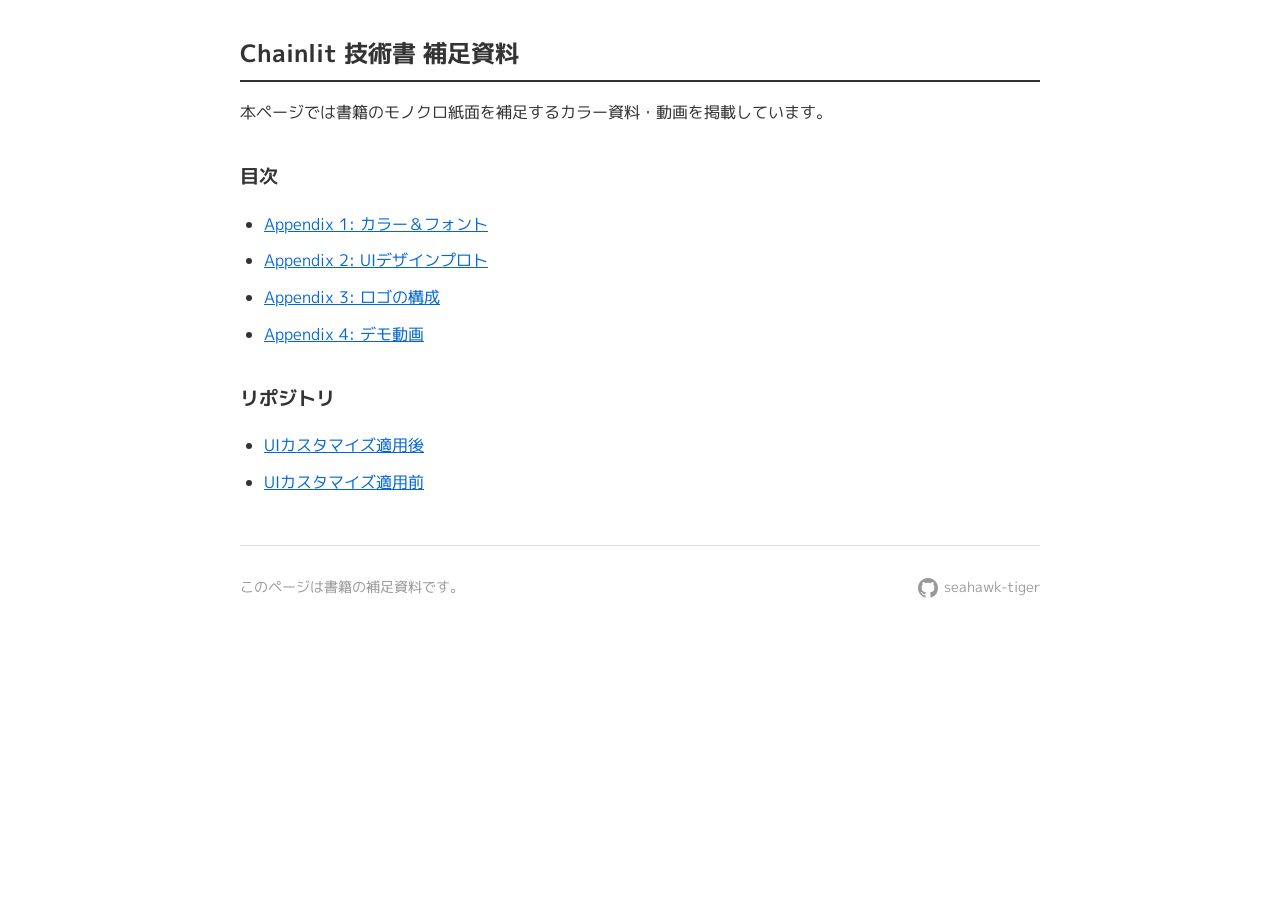
<file: index.html>
<!DOCTYPE html>
<html lang="ja">
<head>
  <meta charset="UTF-8">
  <meta name="viewport" content="width=device-width, initial-scale=1.0">
  <meta name="robots" content="noindex, nofollow">
  <title>Chainlit 技術書 補足資料</title>
  <link rel="stylesheet" href="style.css">
</head>
<body>
  <h1>Chainlit 技術書 補足資料</h1>
  <p>本ページでは書籍のモノクロ紙面を補足するカラー資料・動画を掲載しています。</p>

  <h2>目次</h2>
  <ul>
    <li><a href="pages/appendix1-color-and-font.html">Appendix 1: カラー＆フォント</a></li>
    <li><a href="pages/appendix2-ui-design-proto.html">Appendix 2: UIデザインプロト</a></li>
    <li><a href="pages/appendix3-logo-structure.html">Appendix 3: ロゴの構成</a></li>
    <li><a href="pages/appendix4-demo-movie.html">Appendix 4: デモ動画</a></li>
  </ul>

  <h2>リポジトリ</h2>
  <ul>
    <li><a href="https://github.com/seahawk-tiger/chainlit-ui-playground" target="_blank" rel="noopener">UIカスタマイズ適用後</a></li>
    <li><a href="https://github.com/seahawk-tiger/chainlit-ui-playground/tree/base" target="_blank" rel="noopener">UIカスタマイズ適用前</a></li>
  </ul>

  <footer>
    <p>このページは書籍の補足資料です。</p>
    <a href="https://github.com/seahawk-tiger" target="_blank" rel="noopener" class="github-icon" aria-label="著者GitHub">
      <svg width="20" height="20" viewBox="0 0 16 16" fill="currentColor" aria-hidden="true">
        <path d="M8 0C3.58 0 0 3.58 0 8c0 3.54 2.29 6.53 5.47 7.59.4.07.55-.17.55-.38 0-.19-.01-.82-.01-1.49-2.01.37-2.53-.49-2.69-.94-.09-.23-.48-.94-.82-1.13-.28-.15-.68-.52-.01-.53.63-.01 1.08.58 1.23.82.72 1.21 1.87.87 2.33.66.07-.52.28-.87.51-1.07-1.78-.2-3.64-.89-3.64-3.95 0-.87.31-1.59.82-2.15-.08-.2-.36-1.02.08-2.12 0 0 .67-.21 2.2.82.64-.18 1.32-.27 2-.27s1.36.09 2 .27c1.53-1.04 2.2-.82 2.2-.82.44 1.1.16 1.92.08 2.12.51.56.82 1.27.82 2.15 0 3.07-1.87 3.75-3.65 3.95.29.25.54.73.54 1.48 0 1.07-.01 1.93-.01 2.2 0 .21.15.46.55.38A8.013 8.013 0 0016 8c0-4.42-3.58-8-8-8z"/>
      </svg>
      seahawk-tiger
    </a>
  </footer>
</body>
</html>
</file>
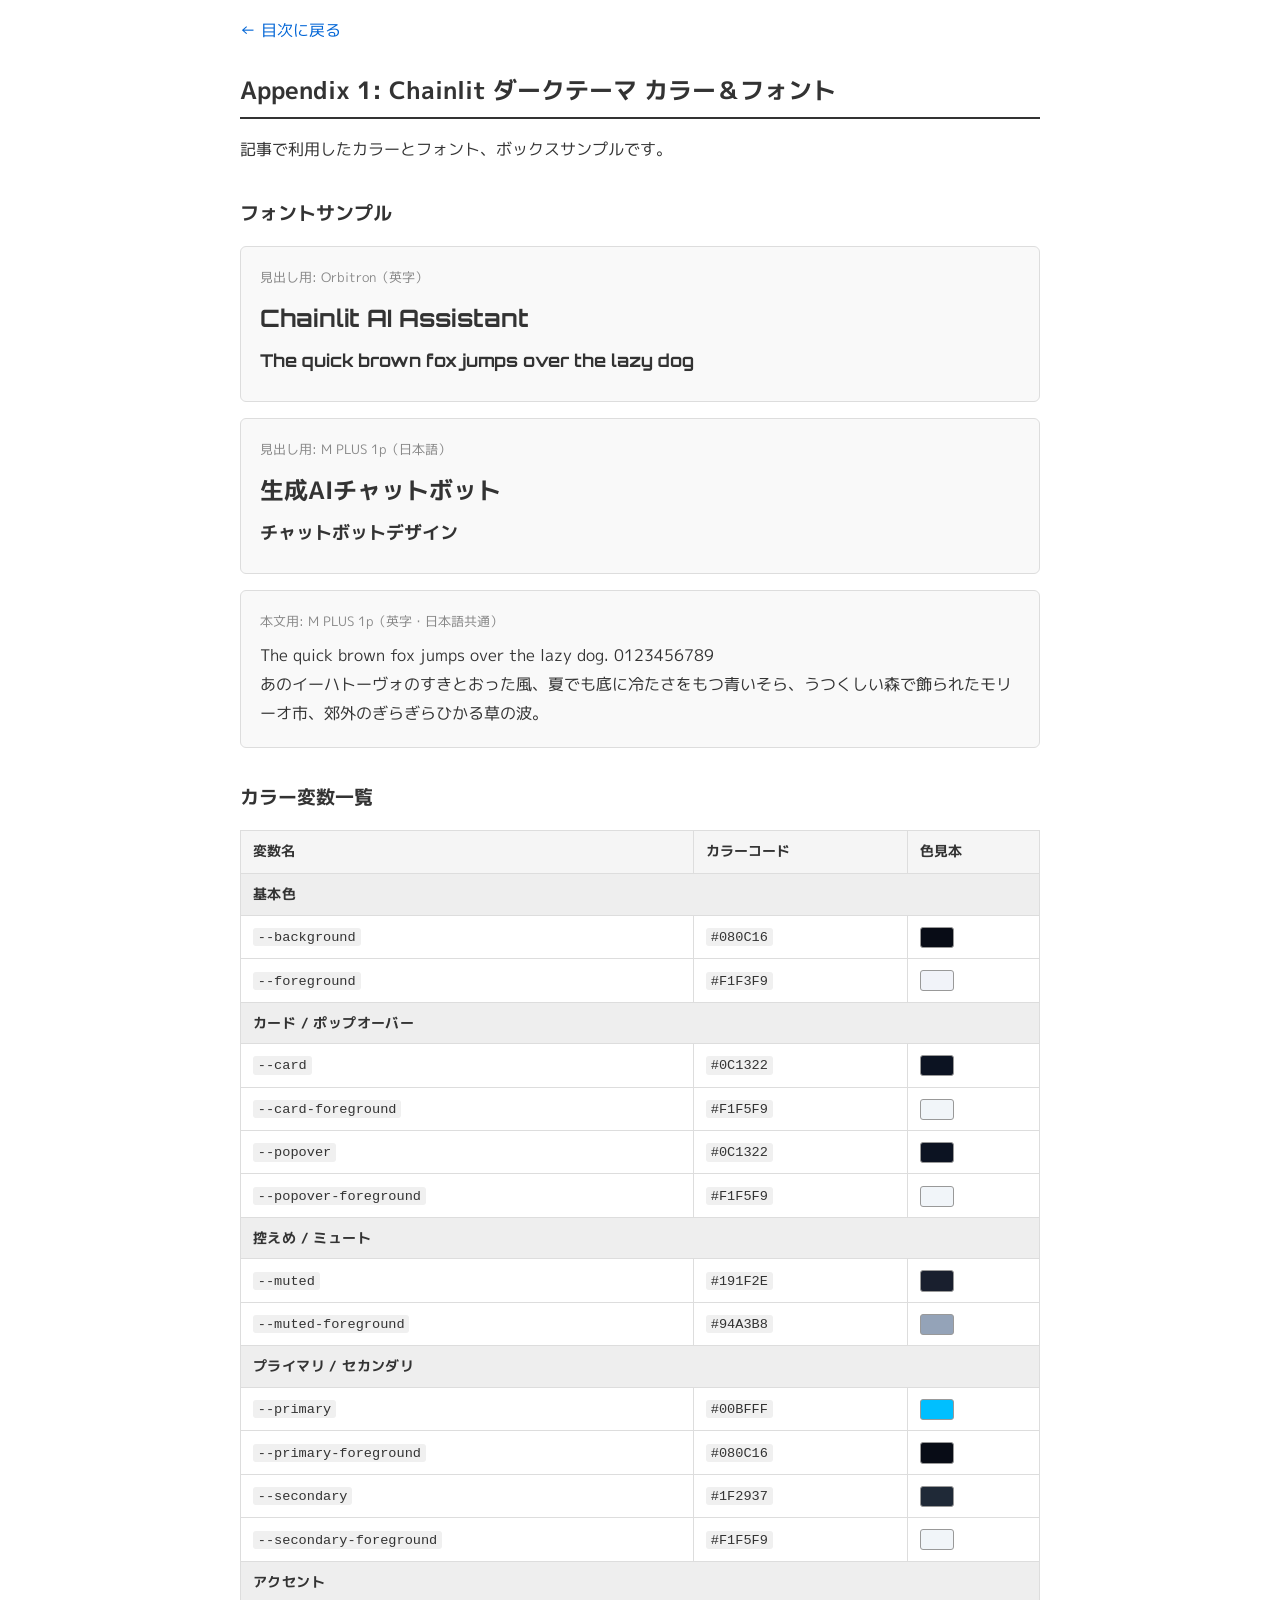
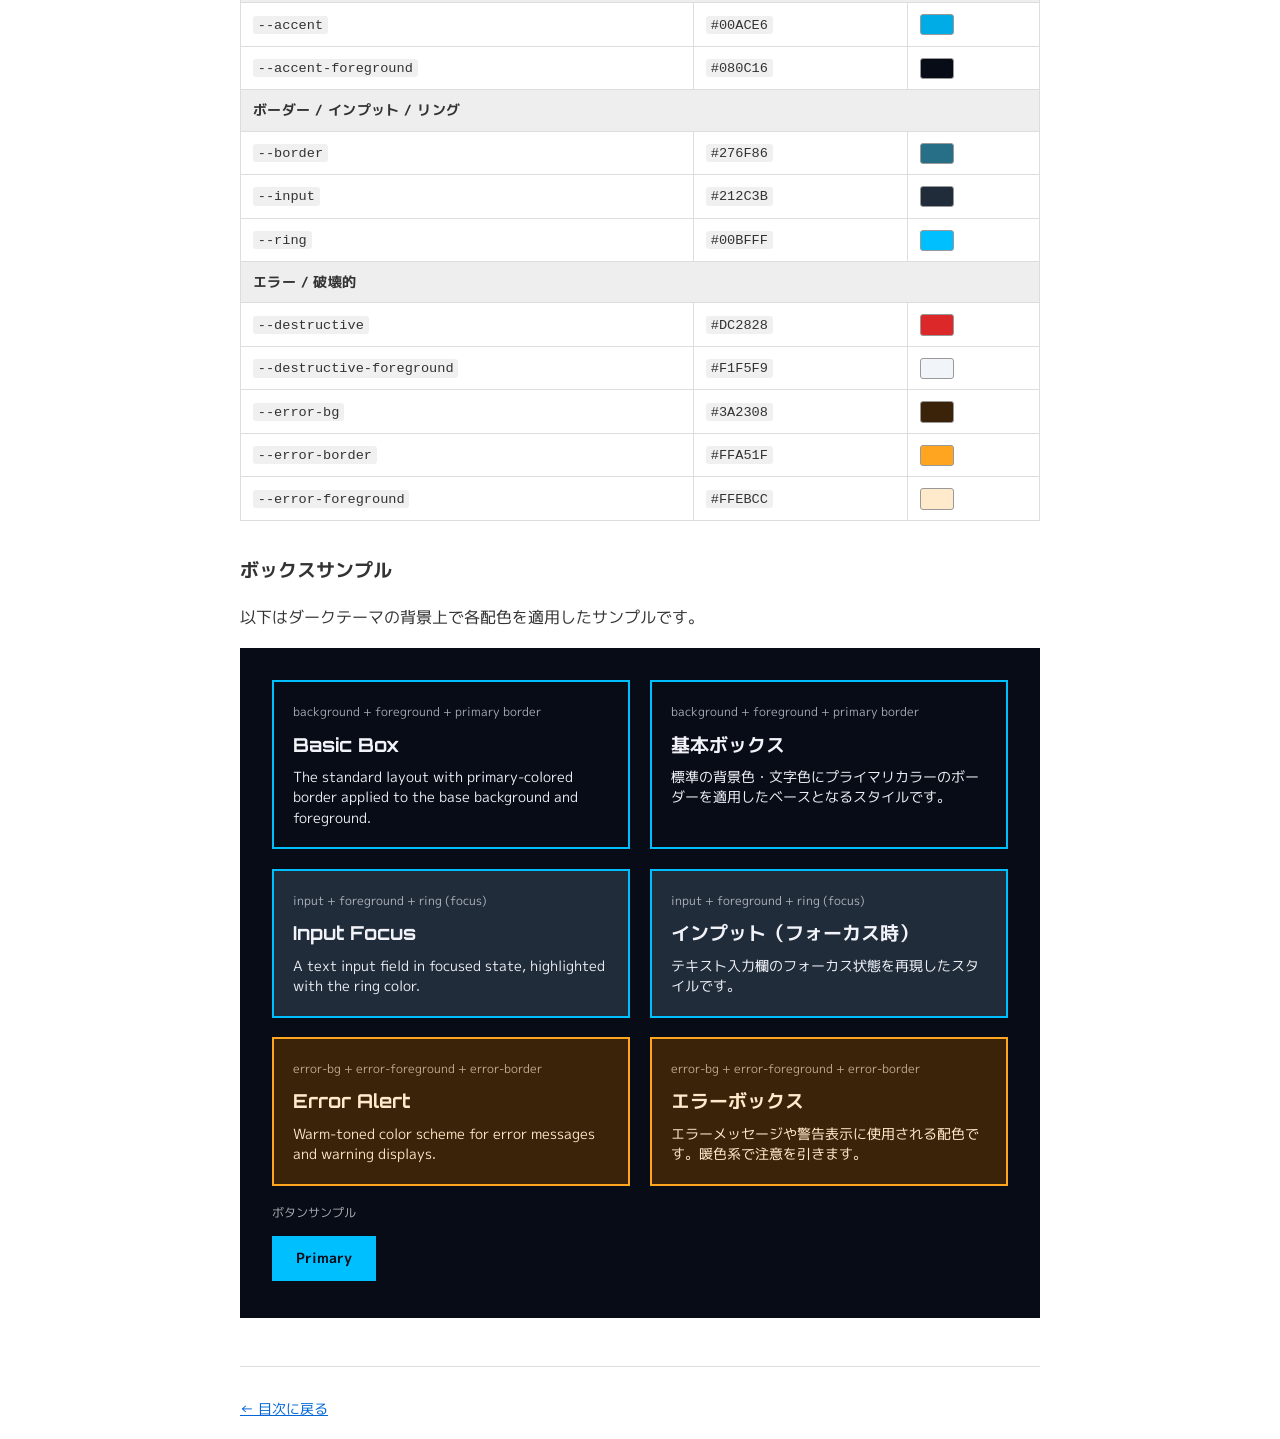
<file: pages/appendix1-color-and-font.html>
<!DOCTYPE html>
<html lang="ja">
<head>
  <meta charset="UTF-8">
  <meta name="viewport" content="width=device-width, initial-scale=1.0">
  <meta name="robots" content="noindex, nofollow">
  <title>Appendix 1: カラー＆フォント - Chainlit Techbook 補足資料</title>
  <link rel="stylesheet" href="../style.css">
  <link rel="stylesheet" href="https://fonts.googleapis.com/css2?family=Orbitron:wght@400;700&display=swap">
  <style>
    /* ダークテーマ CSS変数定義 */
    .dark-preview {
      --background: 222 47% 6%;
      --foreground: 222 40% 96%;
      --card: 222 47% 9%;
      --card-foreground: 210 40% 96%;
      --popover: 222 47% 9%;
      --popover-foreground: 210 40% 96%;
      --muted: 222 30% 14%;
      --muted-foreground: 215 20% 65%;
      --primary: 195 100% 50%;
      --primary-foreground: 222 47% 6%;
      --secondary: 215 28% 17%;
      --secondary-foreground: 210 40% 96%;
      --accent: 195 100% 45%;
      --accent-foreground: 222 47% 6%;
      --border: 195 55% 34%;
      --input: 215 28% 18%;
      --ring: 195 100% 50%;
      --destructive: 0 72% 51%;
      --destructive-foreground: 210 40% 96%;
      --error-bg: 32 76% 13%;
      --error-border: 36 100% 56%;
      --error-foreground: 36 100% 90%;
      --radius: 0;
    }

    /* 一覧表スタイル */
    .color-table {
      width: 100%;
      border-collapse: collapse;
      font-size: 0.9rem;
      margin: 1rem 0 2rem;
    }
    .color-table th,
    .color-table td {
      border: 1px solid #ddd;
      padding: 0.5rem 0.75rem;
      text-align: left;
    }
    .color-table th {
      background: #f5f5f5;
      font-weight: 700;
    }
    .color-table .category-row td {
      background: #eee;
      font-weight: 700;
      font-size: 0.85rem;
      letter-spacing: 0.03em;
    }
    .swatch {
      display: inline-block;
      width: 2rem;
      height: 1.2rem;
      border: 1px solid #999;
      border-radius: 3px;
      vertical-align: middle;
    }
    .color-table code {
      font-size: 0.85rem;
      background: #f0f0f0;
      padding: 0.1rem 0.3rem;
      border-radius: 3px;
    }

    /* フォントサンプルセクション */
    .font-sample-section {
      margin: 1rem 0 2rem;
    }
    .font-sample {
      background: #f9f9f9;
      border: 1px solid #ddd;
      border-radius: 6px;
      padding: 1.2rem;
      margin-bottom: 1rem;
    }
    .font-sample .font-name {
      font-size: 0.8rem;
      color: #888;
      margin-bottom: 0.5rem;
    }
    .font-sample .sample-heading {
      font-size: 1.5rem;
      font-weight: 700;
      margin-bottom: 0.3rem;
    }
    .font-sample .sample-body {
      font-size: 1rem;
      line-height: 1.8;
    }
    .font-orbitron {
      font-family: "Orbitron", sans-serif;
    }
    .font-mplus {
      font-family: "M PLUS 1p", sans-serif;
    }

    /* ダークプレビューセクション */
    .dark-preview {
      background: hsl(222 47% 6%);
      color: hsl(222 40% 96%);
      padding: 2rem;
      margin: 1rem 0 2rem;
    }
    .dark-preview h3 {
      color: hsl(222 40% 96%);
      margin-top: 0;
      margin-bottom: 1rem;
      font-size: 1.1rem;
    }
    .sample-grid {
      display: grid;
      grid-template-columns: repeat(auto-fill, minmax(280px, 1fr));
      gap: 1.2rem;
    }
    .sample-box {
      padding: 1.2rem;
      border-radius: var(--radius);
      border: 2px solid transparent;
    }
    .sample-box .label {
      font-size: 0.75rem;
      opacity: 0.7;
      margin-bottom: 0.3rem;
    }
    .sample-box .title {
      font-size: 1.2rem;
      font-weight: 700;
      margin-bottom: 0.3rem;
    }
    .sample-box .desc {
      font-size: 0.85rem;
      line-height: 1.5;
    }
    .sample-btn {
      display: inline-block;
      padding: 0.6rem 1.5rem;
      border-radius: var(--radius);
      font-weight: 700;
      font-size: 0.9rem;
      border: none;
      cursor: pointer;
      margin: 0.3rem 0.5rem 0.3rem 0;
    }
    .btn-row {
      display: flex;
      flex-wrap: wrap;
      align-items: center;
      gap: 0.5rem;
      margin-top: 1rem;
    }
    .btn-label {
      font-size: 0.75rem;
      opacity: 0.7;
      width: 100%;
    }
  </style>
</head>
<body>
  <nav><a href="../index.html">&larr; 目次に戻る</a></nav>

  <h1>Appendix 1: Chainlit ダークテーマ カラー＆フォント</h1>
  <p>記事で利用したカラーとフォント、ボックスサンプルです。</p>

  <!-- ============================================ -->
  <!-- フォントサンプル                              -->
  <!-- ============================================ -->
  <h2>フォントサンプル</h2>

  <div class="font-sample-section">
    <div class="font-sample">
      <div class="font-name">見出し用: Orbitron（英字）</div>
      <div class="sample-heading font-orbitron">Chainlit AI Assistant</div>
      <div class="sample-heading font-orbitron" style="font-size:1.1rem;">The quick brown fox jumps over the lazy dog</div>
    </div>

    <div class="font-sample">
      <div class="font-name">見出し用: M PLUS 1p（日本語）</div>
      <div class="sample-heading font-mplus">生成AIチャットボット</div>
      <div class="sample-heading font-mplus" style="font-size:1.1rem;">チャットボットデザイン</div>
    </div>

    <div class="font-sample">
      <div class="font-name">本文用: M PLUS 1p（英字・日本語共通）</div>
      <div class="sample-body font-mplus">
        The quick brown fox jumps over the lazy dog. 0123456789<br>
        あのイーハトーヴォのすきとおった風、夏でも底に冷たさをもつ青いそら、うつくしい森で飾られたモリーオ市、郊外のぎらぎらひかる草の波。
      </div>
    </div>
  </div>

  <!-- ============================================ -->
  <!-- カラー変数一覧表                              -->
  <!-- ============================================ -->
  <h2>カラー変数一覧</h2>
  <table class="color-table">
    <thead>
      <tr>
        <th>変数名</th>
        <th>カラーコード</th>
        <th>色見本</th>
      </tr>
    </thead>
    <tbody>
      <!-- 基本色 -->
      <tr class="category-row"><td colspan="3">基本色</td></tr>
      <tr>
        <td><code>--background</code></td>
        <td><code>#080C16</code></td>
        <td><span class="swatch" style="background:#080C16"></span></td>
      </tr>
      <tr>
        <td><code>--foreground</code></td>
        <td><code>#F1F3F9</code></td>
        <td><span class="swatch" style="background:#F1F3F9"></span></td>
      </tr>

      <!-- カード / ポップオーバー -->
      <tr class="category-row"><td colspan="3">カード / ポップオーバー</td></tr>
      <tr>
        <td><code>--card</code></td>
        <td><code>#0C1322</code></td>
        <td><span class="swatch" style="background:#0C1322"></span></td>
      </tr>
      <tr>
        <td><code>--card-foreground</code></td>
        <td><code>#F1F5F9</code></td>
        <td><span class="swatch" style="background:#F1F5F9"></span></td>
      </tr>
      <tr>
        <td><code>--popover</code></td>
        <td><code>#0C1322</code></td>
        <td><span class="swatch" style="background:#0C1322"></span></td>
      </tr>
      <tr>
        <td><code>--popover-foreground</code></td>
        <td><code>#F1F5F9</code></td>
        <td><span class="swatch" style="background:#F1F5F9"></span></td>
      </tr>

      <!-- 控えめ / ミュート -->
      <tr class="category-row"><td colspan="3">控えめ / ミュート</td></tr>
      <tr>
        <td><code>--muted</code></td>
        <td><code>#191F2E</code></td>
        <td><span class="swatch" style="background:#191F2E"></span></td>
      </tr>
      <tr>
        <td><code>--muted-foreground</code></td>
        <td><code>#94A3B8</code></td>
        <td><span class="swatch" style="background:#94A3B8"></span></td>
      </tr>

      <!-- プライマリ / セカンダリ -->
      <tr class="category-row"><td colspan="3">プライマリ / セカンダリ</td></tr>
      <tr>
        <td><code>--primary</code></td>
        <td><code>#00BFFF</code></td>
        <td><span class="swatch" style="background:#00BFFF"></span></td>
      </tr>
      <tr>
        <td><code>--primary-foreground</code></td>
        <td><code>#080C16</code></td>
        <td><span class="swatch" style="background:#080C16"></span></td>
      </tr>
      <tr>
        <td><code>--secondary</code></td>
        <td><code>#1F2937</code></td>
        <td><span class="swatch" style="background:#1F2937"></span></td>
      </tr>
      <tr>
        <td><code>--secondary-foreground</code></td>
        <td><code>#F1F5F9</code></td>
        <td><span class="swatch" style="background:#F1F5F9"></span></td>
      </tr>

      <!-- アクセント -->
      <tr class="category-row"><td colspan="3">アクセント</td></tr>
      <tr>
        <td><code>--accent</code></td>
        <td><code>#00ACE6</code></td>
        <td><span class="swatch" style="background:#00ACE6"></span></td>
      </tr>
      <tr>
        <td><code>--accent-foreground</code></td>
        <td><code>#080C16</code></td>
        <td><span class="swatch" style="background:#080C16"></span></td>
      </tr>

      <!-- ボーダー / インプット / リング -->
      <tr class="category-row"><td colspan="3">ボーダー / インプット / リング</td></tr>
      <tr>
        <td><code>--border</code></td>
        <td><code>#276F86</code></td>
        <td><span class="swatch" style="background:#276F86"></span></td>
      </tr>
      <tr>
        <td><code>--input</code></td>
        <td><code>#212C3B</code></td>
        <td><span class="swatch" style="background:#212C3B"></span></td>
      </tr>
      <tr>
        <td><code>--ring</code></td>
        <td><code>#00BFFF</code></td>
        <td><span class="swatch" style="background:#00BFFF"></span></td>
      </tr>

      <!-- エラー / 破壊的 -->
      <tr class="category-row"><td colspan="3">エラー / 破壊的</td></tr>
      <tr>
        <td><code>--destructive</code></td>
        <td><code>#DC2828</code></td>
        <td><span class="swatch" style="background:#DC2828"></span></td>
      </tr>
      <tr>
        <td><code>--destructive-foreground</code></td>
        <td><code>#F1F5F9</code></td>
        <td><span class="swatch" style="background:#F1F5F9"></span></td>
      </tr>
      <tr>
        <td><code>--error-bg</code></td>
        <td><code>#3A2308</code></td>
        <td><span class="swatch" style="background:#3A2308"></span></td>
      </tr>
      <tr>
        <td><code>--error-border</code></td>
        <td><code>#FFA51F</code></td>
        <td><span class="swatch" style="background:#FFA51F"></span></td>
      </tr>
      <tr>
        <td><code>--error-foreground</code></td>
        <td><code>#FFEBCC</code></td>
        <td><span class="swatch" style="background:#FFEBCC"></span></td>
      </tr>
    </tbody>
  </table>

  <!-- ============================================ -->
  <!-- ボックスサンプル                              -->
  <!-- ============================================ -->
  <h2>ボックスサンプル</h2>
  <p>以下はダークテーマの背景上で各配色を適用したサンプルです。</p>

  <section class="dark-preview">
    <div class="sample-grid">

      <!-- 基本ボックス（英字見出し） -->
      <div class="sample-box" style="background:hsl(var(--background)); color:hsl(var(--foreground)); border-color:hsl(var(--primary)); border-style:solid;">
        <div class="label">background + foreground + primary border</div>
        <div class="title font-orbitron">Basic Box</div>
        <div class="desc font-mplus">The standard layout with primary-colored border applied to the base background and foreground.</div>
      </div>

      <!-- 基本ボックス（日本語見出し） -->
      <div class="sample-box" style="background:hsl(var(--background)); color:hsl(var(--foreground)); border-color:hsl(var(--primary)); border-style:solid;">
        <div class="label">background + foreground + primary border</div>
        <div class="title font-mplus">基本ボックス</div>
        <div class="desc font-mplus">標準の背景色・文字色にプライマリカラーのボーダーを適用したベースとなるスタイルです。</div>
      </div>

      <!-- インプットボックス（英字見出し） -->
      <div class="sample-box" style="background:hsl(var(--input)); color:hsl(var(--foreground)); border:2px solid hsl(var(--ring));">
        <div class="label">input + foreground + ring (focus)</div>
        <div class="title font-orbitron">Input Focus</div>
        <div class="desc font-mplus">A text input field in focused state, highlighted with the ring color.</div>
      </div>

      <!-- インプットボックス（日本語見出し） -->
      <div class="sample-box" style="background:hsl(var(--input)); color:hsl(var(--foreground)); border:2px solid hsl(var(--ring));">
        <div class="label">input + foreground + ring (focus)</div>
        <div class="title font-mplus">インプット（フォーカス時）</div>
        <div class="desc font-mplus">テキスト入力欄のフォーカス状態を再現したスタイルです。</div>
      </div>

      <!-- エラーボックス（英字見出し） -->
      <div class="sample-box" style="background:hsl(var(--error-bg)); color:hsl(var(--error-foreground)); border:2px solid hsl(var(--error-border));">
        <div class="label">error-bg + error-foreground + error-border</div>
        <div class="title font-orbitron">Error Alert</div>
        <div class="desc font-mplus">Warm-toned color scheme for error messages and warning displays.</div>
      </div>

      <!-- エラーボックス（日本語見出し） -->
      <div class="sample-box" style="background:hsl(var(--error-bg)); color:hsl(var(--error-foreground)); border:2px solid hsl(var(--error-border));">
        <div class="label">error-bg + error-foreground + error-border</div>
        <div class="title font-mplus">エラーボックス</div>
        <div class="desc font-mplus">エラーメッセージや警告表示に使用される配色です。暖色系で注意を引きます。</div>
      </div>

    </div>

    <!-- ボタン風サンプル -->
    <div class="btn-row">
      <div class="btn-label">ボタンサンプル</div>
      <span class="sample-btn" style="background:hsl(var(--primary)); color:hsl(var(--primary-foreground));">Primary</span>
    </div>
  </section>

  <footer>
    <p><a href="../index.html">&larr; 目次に戻る</a></p>
  </footer>
</body>
</html>
</file>
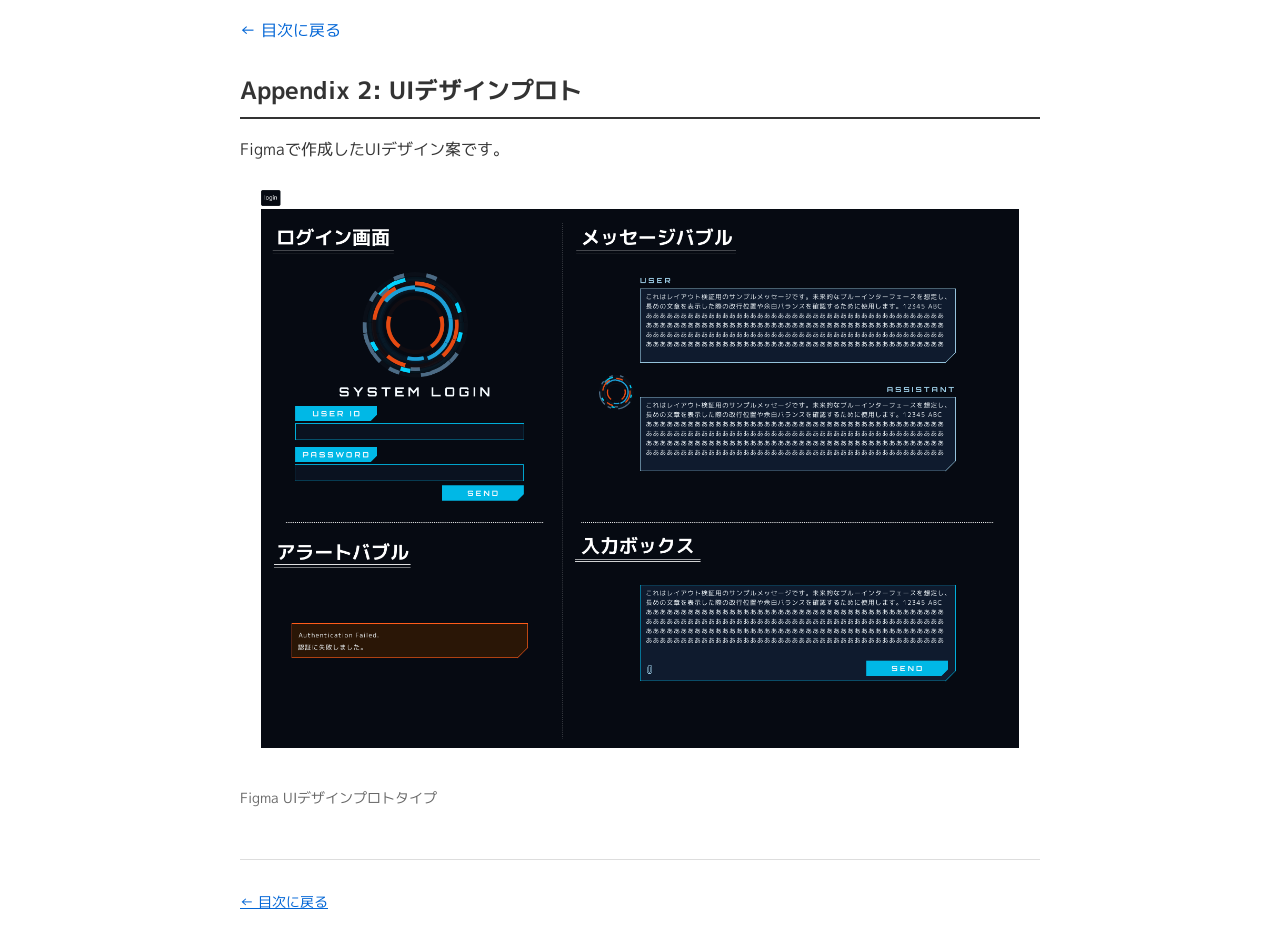
<file: pages/appendix2-ui-design-proto.html>
<!DOCTYPE html>
<html lang="ja">
<head>
  <meta charset="UTF-8">
  <meta name="viewport" content="width=device-width, initial-scale=1.0">
  <meta name="robots" content="noindex, nofollow">
  <title>Appendix 2: UIデザインプロトタイプ - Chainlit 技術書 補足資料</title>
  <link rel="stylesheet" href="../style.css">
</head>
<body>
  <nav><a href="../index.html">← 目次に戻る</a></nav>

  <h1>Appendix 2: UIデザインプロト</h1>
  <p>Figmaで作成したUIデザイン案です。</p>

  <figure>
    <img src="../assets/images/figma_design.png" alt="Figma UIデザイン案" width="100%">
    <figcaption>Figma UIデザインプロトタイプ</figcaption>
  </figure>

  <footer>
    <p><a href="../index.html">← 目次に戻る</a></p>
  </footer>
</body>
</html>
</file>
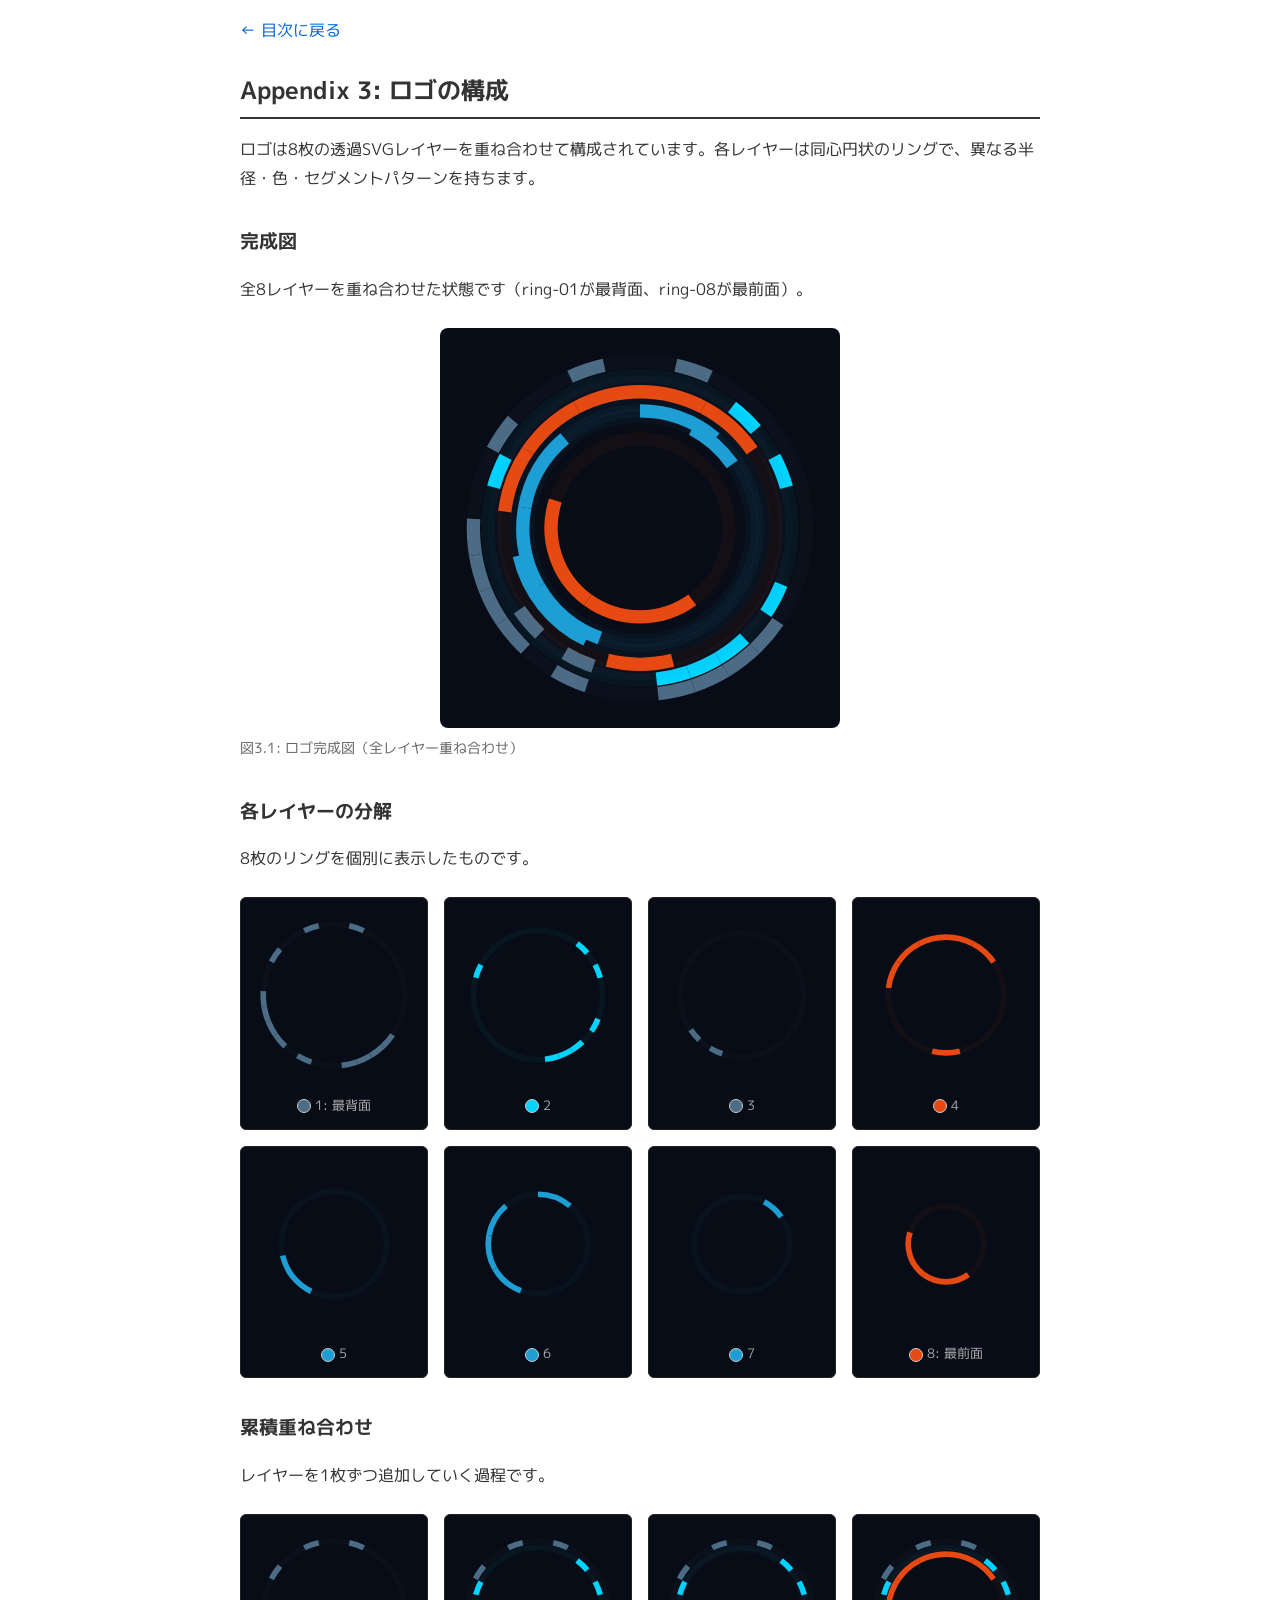
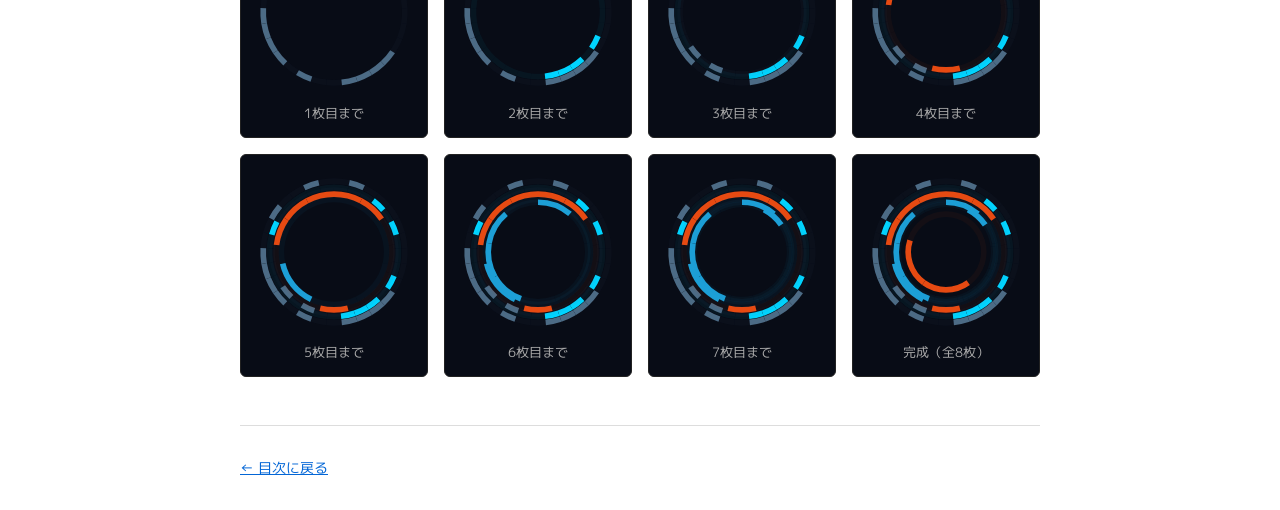
<file: pages/appendix3-logo-structure.html>
<!DOCTYPE html>
<html lang="ja">
<head>
  <meta charset="UTF-8">
  <meta name="viewport" content="width=device-width, initial-scale=1.0">
  <meta name="robots" content="noindex, nofollow">
  <title>Appendix 3: ロゴの構成 - Chainlit 技術書 補足資料</title>
  <link rel="stylesheet" href="../style.css">
  <style>
    /* 完成ロゴ: 重ね合わせ */
    .logo-composite {
      position: relative;
      width: 400px;
      height: 400px;
      margin: 0 auto;
      background: #080C16;
      border-radius: 8px;
    }
    .logo-composite img {
      position: absolute;
      top: 0;
      left: 0;
      width: 100%;
      height: 100%;
    }

    /* レイヤー分解: グリッド */
    .layers-grid {
      display: grid;
      grid-template-columns: repeat(4, 1fr);
      gap: 1rem;
      margin: 1.5rem 0;
    }
    @media (max-width: 600px) {
      .layers-grid {
        grid-template-columns: repeat(2, 1fr);
      }
    }
    .layer-item {
      text-align: center;
      border: 1px solid #222;
      border-radius: 6px;
      padding: 0.75rem 0.5rem;
      background: #080C16;
    }
    .layer-item img {
      width: 100%;
      aspect-ratio: 1;
    }
    .layer-item .layer-label {
      font-size: 0.8rem;
      color: #aaa;
      margin-top: 0.3rem;
    }
    .layer-item .layer-color {
      display: inline-block;
      width: 12px;
      height: 12px;
      border-radius: 50%;
      vertical-align: middle;
      margin-right: 4px;
      border: 1px solid #ccc;
    }

    /* 累積重ね合わせ */
    .layers-cumulative {
      display: grid;
      grid-template-columns: repeat(4, 1fr);
      gap: 1rem;
      margin: 1.5rem 0;
    }
    @media (max-width: 600px) {
      .layers-cumulative {
        grid-template-columns: repeat(2, 1fr);
      }
    }
    .cumulative-item {
      text-align: center;
      border: 1px solid #222;
      border-radius: 6px;
      padding: 0.75rem 0.5rem;
      background: #080C16;
    }
    .cumulative-item .cumulative-stack {
      position: relative;
      width: 100%;
      aspect-ratio: 1;
    }
    .cumulative-item .cumulative-stack img {
      position: absolute;
      top: 0;
      left: 0;
      width: 100%;
      height: 100%;
    }
    .cumulative-item .layer-label {
      font-size: 0.8rem;
      color: #aaa;
      margin-top: 0.3rem;
    }
  </style>
</head>
<body>
  <nav><a href="../index.html">← 目次に戻る</a></nav>

  <h1>Appendix 3: ロゴの構成</h1>
  <p>ロゴは8枚の透過SVGレイヤーを重ね合わせて構成されています。各レイヤーは同心円状のリングで、異なる半径・色・セグメントパターンを持ちます。</p>

  <h2>完成図</h2>
  <p>全8レイヤーを重ね合わせた状態です（ring-01が最背面、ring-08が最前面）。</p>
  <figure>
    <div class="logo-composite">
      <img src="../assets/images/logos/ring-01.svg" alt="ring-01">
      <img src="../assets/images/logos/ring-02.svg" alt="ring-02">
      <img src="../assets/images/logos/ring-03.svg" alt="ring-03">
      <img src="../assets/images/logos/ring-04.svg" alt="ring-04">
      <img src="../assets/images/logos/ring-05.svg" alt="ring-05">
      <img src="../assets/images/logos/ring-06.svg" alt="ring-06">
      <img src="../assets/images/logos/ring-07.svg" alt="ring-07">
      <img src="../assets/images/logos/ring-08.svg" alt="ring-08">
    </div>
    <figcaption>図3.1: ロゴ完成図（全レイヤー重ね合わせ）</figcaption>
  </figure>

  <h2>各レイヤーの分解</h2>
  <p>8枚のリングを個別に表示したものです。</p>
  <div class="layers-grid">
    <div class="layer-item">
      <img src="../assets/images/logos/ring-01.svg" alt="ring-01">
      <div class="layer-label"><span class="layer-color" style="background:#4C6B85;"></span>1: 最背面</div>
    </div>
    <div class="layer-item">
      <img src="../assets/images/logos/ring-02.svg" alt="ring-02">
      <div class="layer-label"><span class="layer-color" style="background:#00D4FF;"></span>2</div>
    </div>
    <div class="layer-item">
      <img src="../assets/images/logos/ring-03.svg" alt="ring-03">
      <div class="layer-label"><span class="layer-color" style="background:#4C6B85;"></span>3</div>
    </div>
    <div class="layer-item">
      <img src="../assets/images/logos/ring-04.svg" alt="ring-04">
      <div class="layer-label"><span class="layer-color" style="background:#E64A12;"></span>4</div>
    </div>
    <div class="layer-item">
      <img src="../assets/images/logos/ring-05.svg" alt="ring-05">
      <div class="layer-label"><span class="layer-color" style="background:#1D9FD6;"></span>5</div>
    </div>
    <div class="layer-item">
      <img src="../assets/images/logos/ring-06.svg" alt="ring-06">
      <div class="layer-label"><span class="layer-color" style="background:#1D9FD6;"></span>6</div>
    </div>
    <div class="layer-item">
      <img src="../assets/images/logos/ring-07.svg" alt="ring-07">
      <div class="layer-label"><span class="layer-color" style="background:#1D9FD6;"></span>7</div>
    </div>
    <div class="layer-item">
      <img src="../assets/images/logos/ring-08.svg" alt="ring-08">
      <div class="layer-label"><span class="layer-color" style="background:#E64A12;"></span>8: 最前面</div>
    </div>
  </div>

  <h2>累積重ね合わせ</h2>
  <p>レイヤーを1枚ずつ追加していく過程です。</p>
  <div class="layers-cumulative">
    <div class="cumulative-item">
      <div class="cumulative-stack">
        <img src="../assets/images/logos/ring-01.svg" alt="1枚目まで">
      </div>
      <div class="layer-label">1枚目まで</div>
    </div>
    <div class="cumulative-item">
      <div class="cumulative-stack">
        <img src="../assets/images/logos/ring-01.svg" alt="">
        <img src="../assets/images/logos/ring-02.svg" alt="2枚目まで">
      </div>
      <div class="layer-label">2枚目まで</div>
    </div>
    <div class="cumulative-item">
      <div class="cumulative-stack">
        <img src="../assets/images/logos/ring-01.svg" alt="">
        <img src="../assets/images/logos/ring-02.svg" alt="">
        <img src="../assets/images/logos/ring-03.svg" alt="3枚目まで">
      </div>
      <div class="layer-label">3枚目まで</div>
    </div>
    <div class="cumulative-item">
      <div class="cumulative-stack">
        <img src="../assets/images/logos/ring-01.svg" alt="">
        <img src="../assets/images/logos/ring-02.svg" alt="">
        <img src="../assets/images/logos/ring-03.svg" alt="">
        <img src="../assets/images/logos/ring-04.svg" alt="4枚目まで">
      </div>
      <div class="layer-label">4枚目まで</div>
    </div>
    <div class="cumulative-item">
      <div class="cumulative-stack">
        <img src="../assets/images/logos/ring-01.svg" alt="">
        <img src="../assets/images/logos/ring-02.svg" alt="">
        <img src="../assets/images/logos/ring-03.svg" alt="">
        <img src="../assets/images/logos/ring-04.svg" alt="">
        <img src="../assets/images/logos/ring-05.svg" alt="5枚目まで">
      </div>
      <div class="layer-label">5枚目まで</div>
    </div>
    <div class="cumulative-item">
      <div class="cumulative-stack">
        <img src="../assets/images/logos/ring-01.svg" alt="">
        <img src="../assets/images/logos/ring-02.svg" alt="">
        <img src="../assets/images/logos/ring-03.svg" alt="">
        <img src="../assets/images/logos/ring-04.svg" alt="">
        <img src="../assets/images/logos/ring-05.svg" alt="">
        <img src="../assets/images/logos/ring-06.svg" alt="6枚目まで">
      </div>
      <div class="layer-label">6枚目まで</div>
    </div>
    <div class="cumulative-item">
      <div class="cumulative-stack">
        <img src="../assets/images/logos/ring-01.svg" alt="">
        <img src="../assets/images/logos/ring-02.svg" alt="">
        <img src="../assets/images/logos/ring-03.svg" alt="">
        <img src="../assets/images/logos/ring-04.svg" alt="">
        <img src="../assets/images/logos/ring-05.svg" alt="">
        <img src="../assets/images/logos/ring-06.svg" alt="">
        <img src="../assets/images/logos/ring-07.svg" alt="7枚目まで">
      </div>
      <div class="layer-label">7枚目まで</div>
    </div>
    <div class="cumulative-item">
      <div class="cumulative-stack">
        <img src="../assets/images/logos/ring-01.svg" alt="">
        <img src="../assets/images/logos/ring-02.svg" alt="">
        <img src="../assets/images/logos/ring-03.svg" alt="">
        <img src="../assets/images/logos/ring-04.svg" alt="">
        <img src="../assets/images/logos/ring-05.svg" alt="">
        <img src="../assets/images/logos/ring-06.svg" alt="">
        <img src="../assets/images/logos/ring-07.svg" alt="">
        <img src="../assets/images/logos/ring-08.svg" alt="完成">
      </div>
      <div class="layer-label">完成（全8枚）</div>
    </div>
  </div>

  <footer>
    <p><a href="../index.html">← 目次に戻る</a></p>
  </footer>
</body>
</html>
</file>
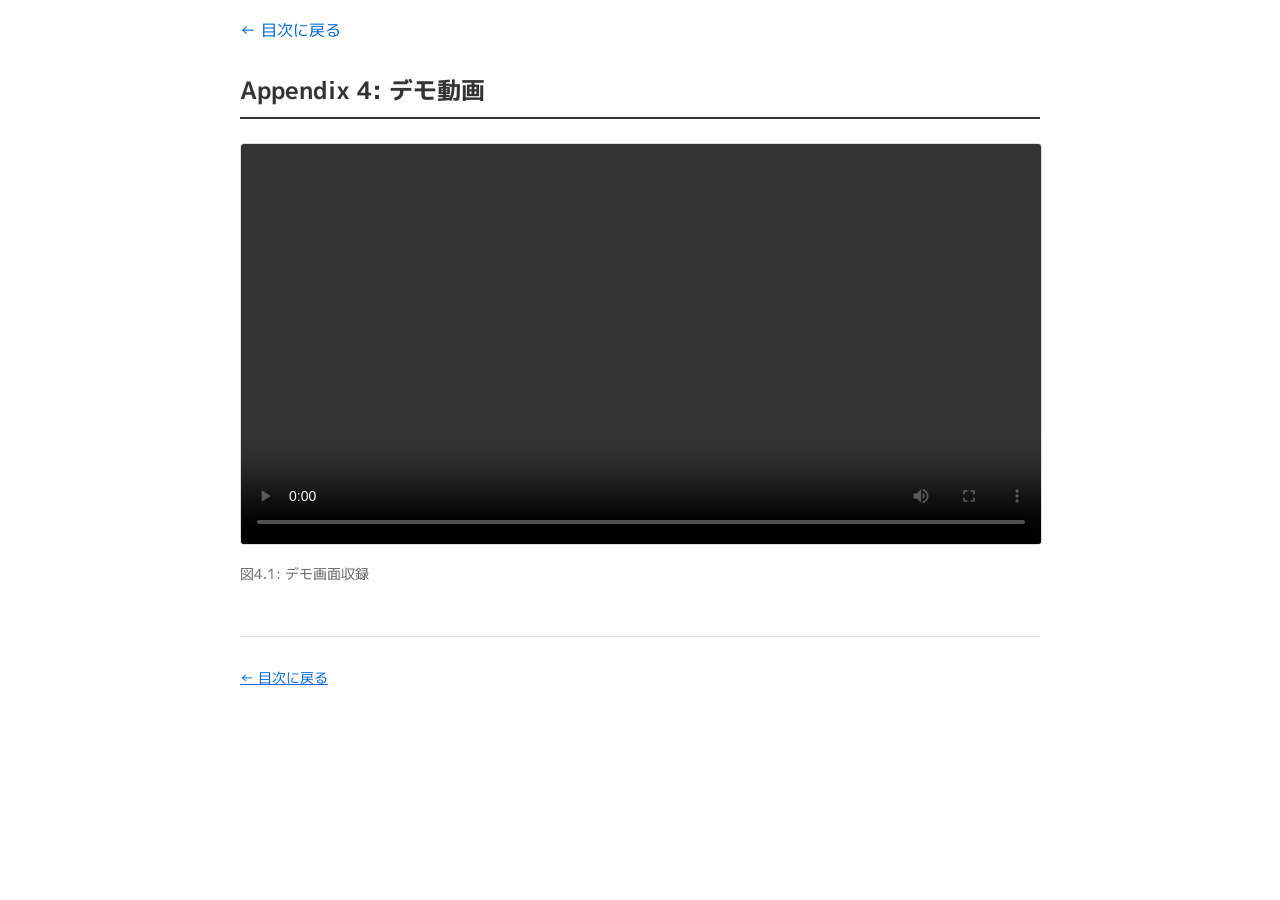
<file: pages/appendix4-demo-movie.html>
<!DOCTYPE html>
<html lang="ja">
<head>
  <meta charset="UTF-8">
  <meta name="viewport" content="width=device-width, initial-scale=1.0">
  <meta name="robots" content="noindex, nofollow">
  <title>Appendix 4: デモ動画 - Chainlit 技術書 補足資料</title>
  <link rel="stylesheet" href="../style.css">
</head>
<body>
  <nav><a href="../index.html">← 目次に戻る</a></nav>

  <h1>Appendix 4: デモ動画</h1>

  <figure>
    <video controls width="100%" playsinline preload="metadata">
      <source src="../assets/videos/demo.mp4" type="video/mp4">
      お使いのブラウザは動画の再生に対応していません。
    </video>
    <figcaption>図4.1: デモ画面収録</figcaption>
  </figure>

  <footer>
    <p><a href="../index.html">← 目次に戻る</a></p>
  </footer>
</body>
</html>
</file>
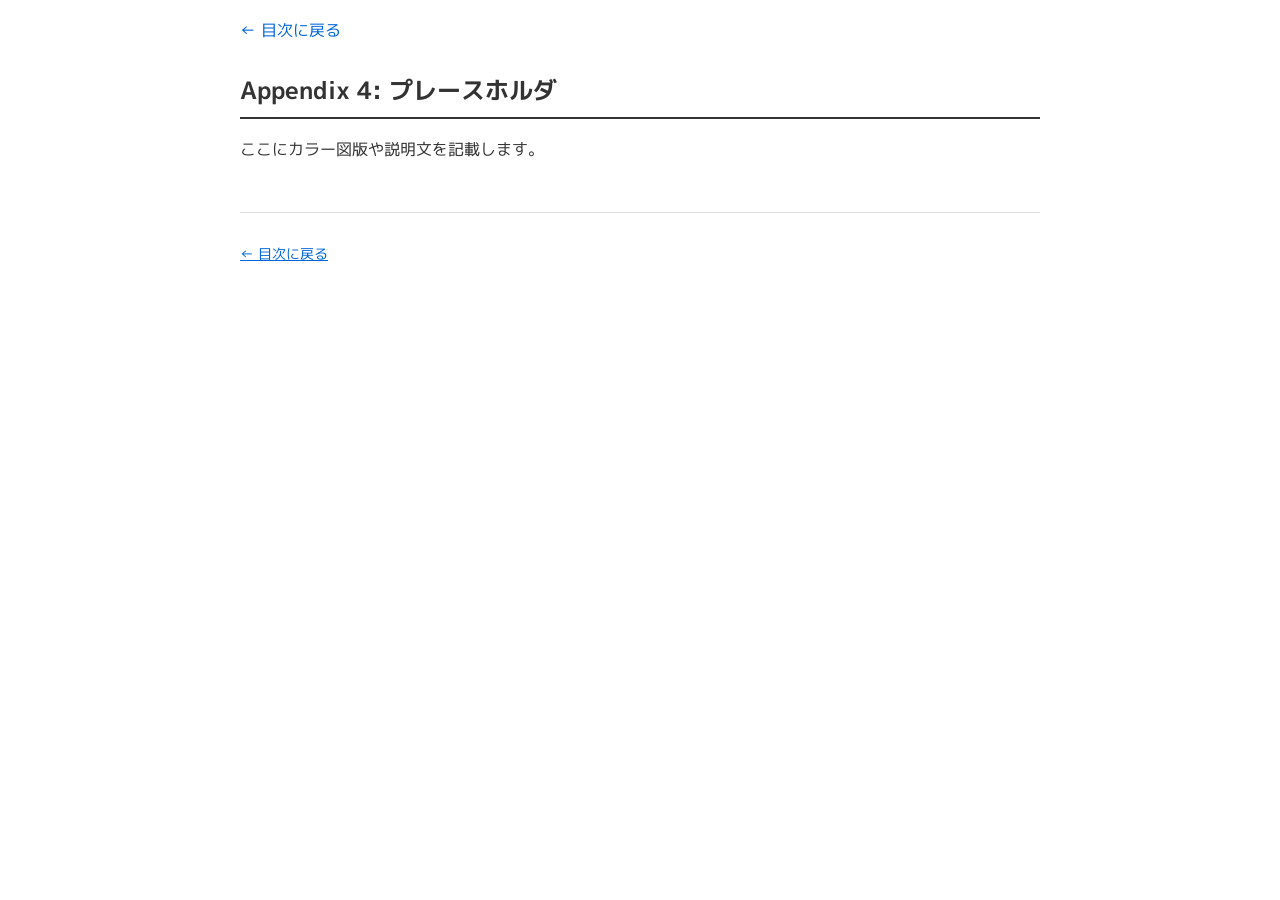
<file: pages/appendix4-placeholder.html>
<!DOCTYPE html>
<html lang="ja">
<head>
  <meta charset="UTF-8">
  <meta name="viewport" content="width=device-width, initial-scale=1.0">
  <meta name="robots" content="noindex, nofollow">
  <title>Appendix 4: プレースホルダ - Chainlit 技術書 補足資料</title>
  <link rel="stylesheet" href="../style.css">
</head>
<body>
  <nav><a href="../index.html">← 目次に戻る</a></nav>

  <h1>Appendix 4: プレースホルダ</h1>
  <p>ここにカラー図版や説明文を記載します。</p>

  <!-- 動画埋め込みの例 -->
  <!--
  <figure>
    <video controls width="100%" playsinline preload="metadata">
      <source src="../assets/videos/example.mp4" type="video/mp4">
      お使いのブラウザは動画の再生に対応していません。
    </video>
    <figcaption>図4.1: 説明テキスト</figcaption>
  </figure>
  -->

  <footer>
    <p><a href="../index.html">← 目次に戻る</a></p>
  </footer>
</body>
</html>
</file>
<file: style.css>
@import url('https://fonts.googleapis.com/css2?family=M+PLUS+1p:wght@400;700&display=swap');

body {
  font-family: "M PLUS 1p", sans-serif;
  max-width: 800px;
  margin: 0 auto;
  padding: 1rem;
  line-height: 1.8;
  color: #333;
  background: #fff;
}

h1 {
  font-size: 1.5rem;
  border-bottom: 2px solid #333;
  padding-bottom: 0.3rem;
}

h2 {
  font-size: 1.2rem;
  margin-top: 2rem;
}

nav {
  margin-bottom: 1.5rem;
}

nav a {
  color: #0366d6;
  text-decoration: none;
}

nav a:hover {
  text-decoration: underline;
}

ul {
  padding-left: 1.5rem;
}

li {
  margin-bottom: 0.5rem;
}

a {
  color: #0366d6;
}

figure {
  margin: 1.5rem 0;
  padding: 0;
}

video {
  max-width: 100%;
  height: auto;
  border: 1px solid #ddd;
  border-radius: 4px;
}

figcaption {
  font-size: 0.9rem;
  color: #666;
  margin-top: 0.5rem;
}

footer {
  margin-top: 3rem;
  padding-top: 1rem;
  border-top: 1px solid #ddd;
  font-size: 0.85rem;
  color: #999;
  display: flex;
  justify-content: space-between;
  align-items: center;
}

.github-icon {
  display: inline-flex;
  align-items: center;
  gap: 0.4rem;
  color: #999;
  text-decoration: none;
  transition: color 0.2s;
}

.github-icon:hover {
  color: #333;
}
</file>
